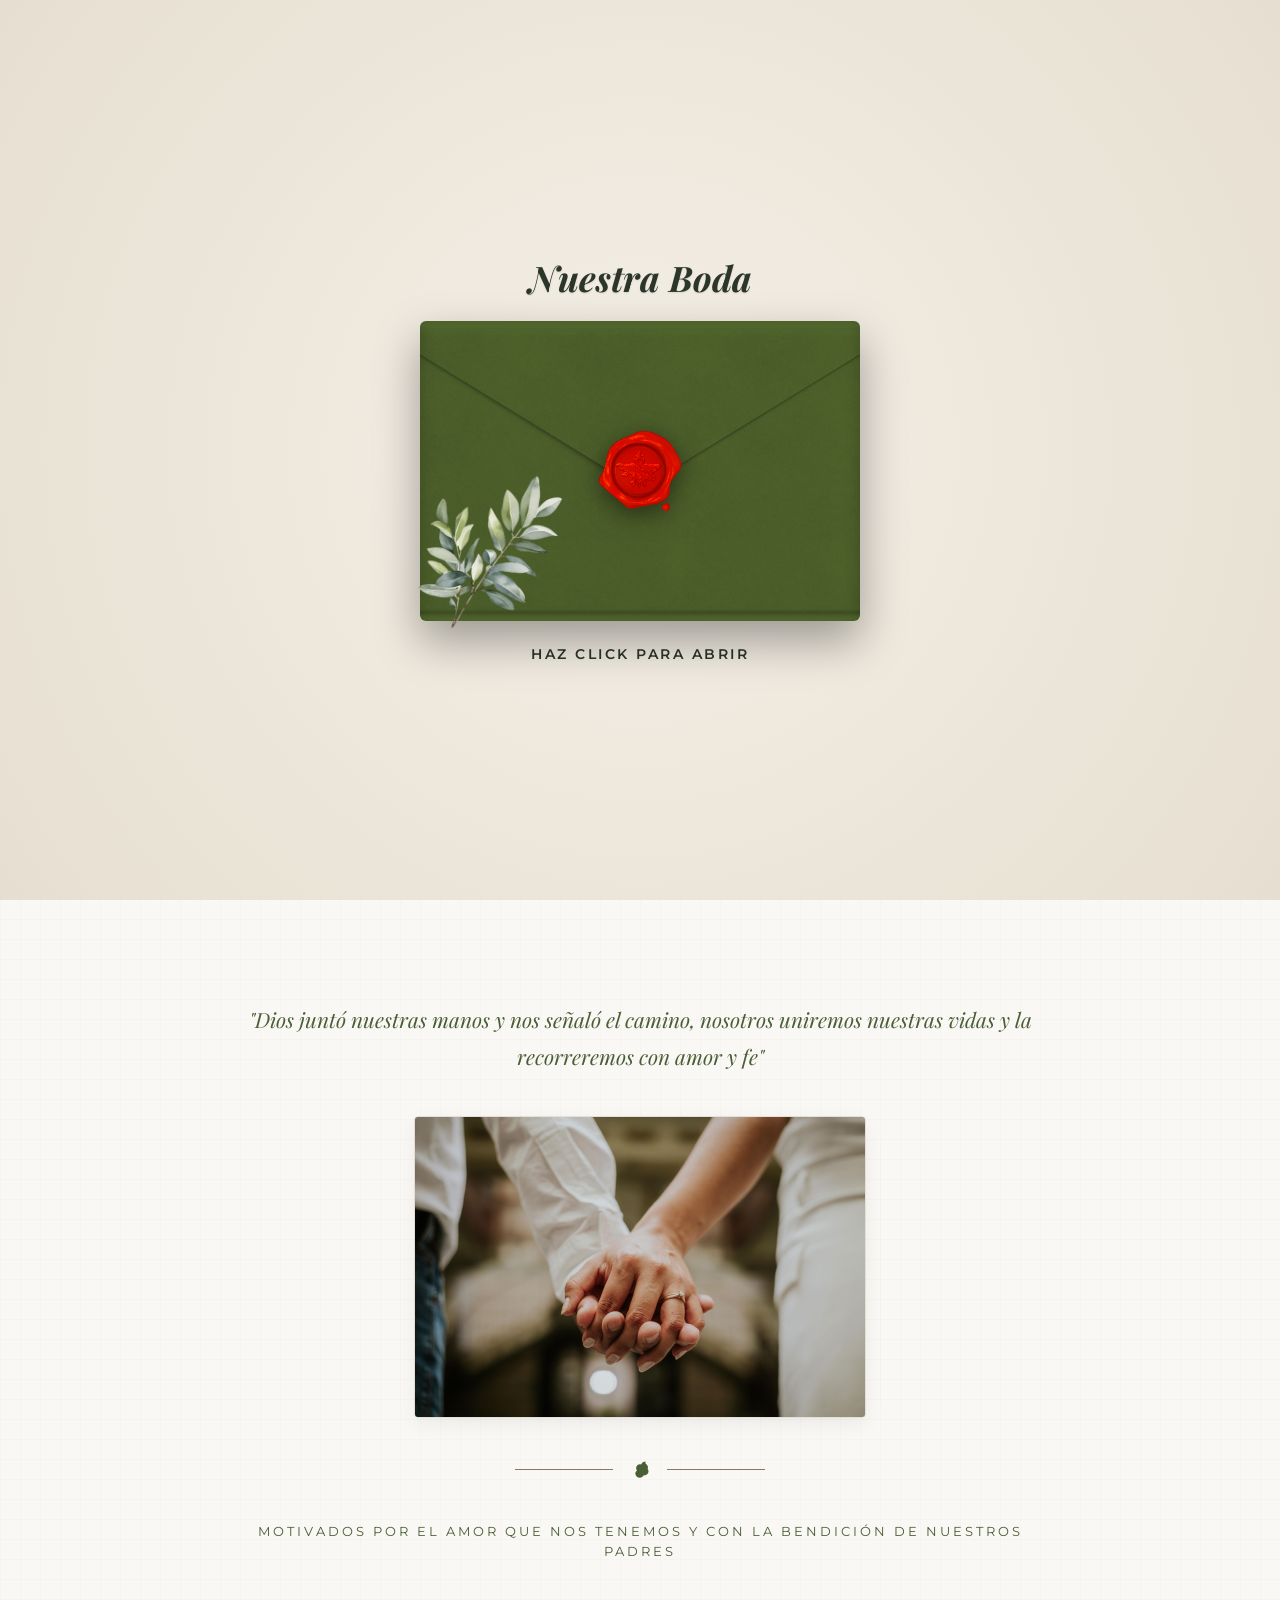
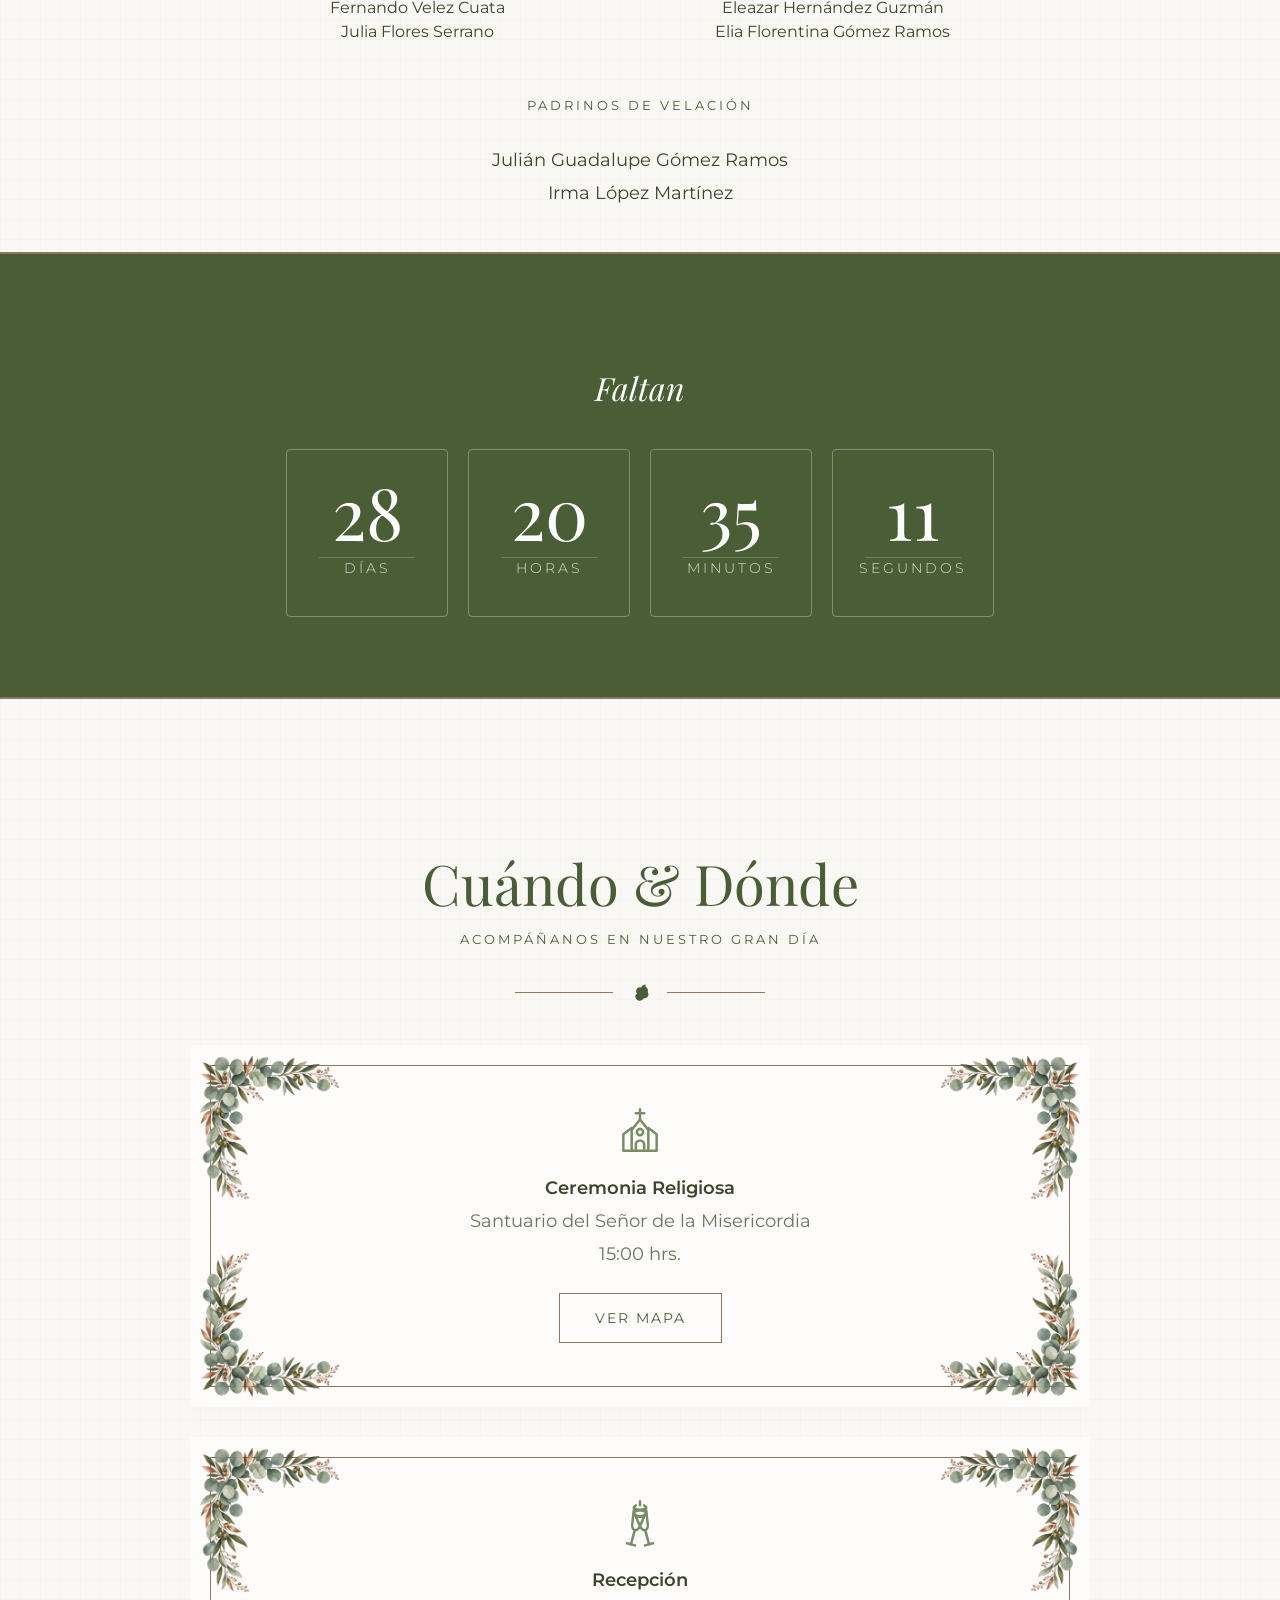
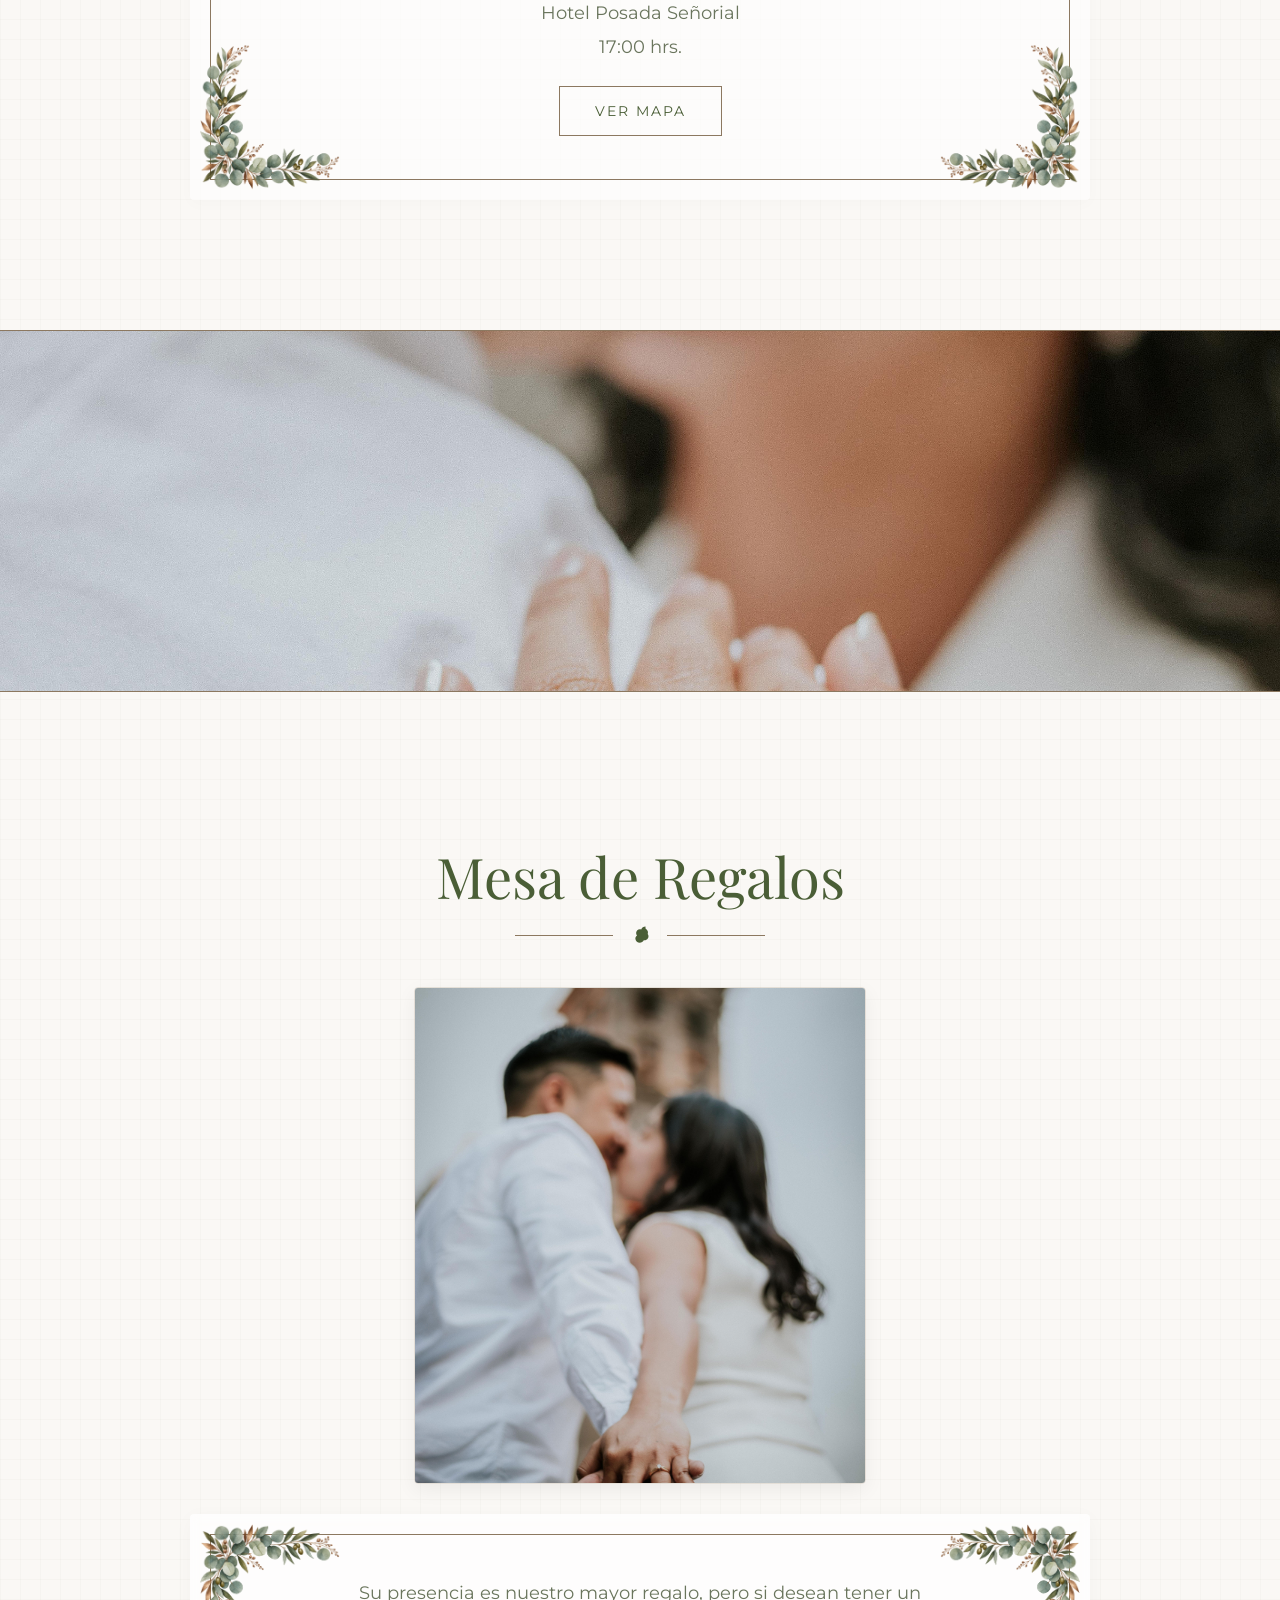
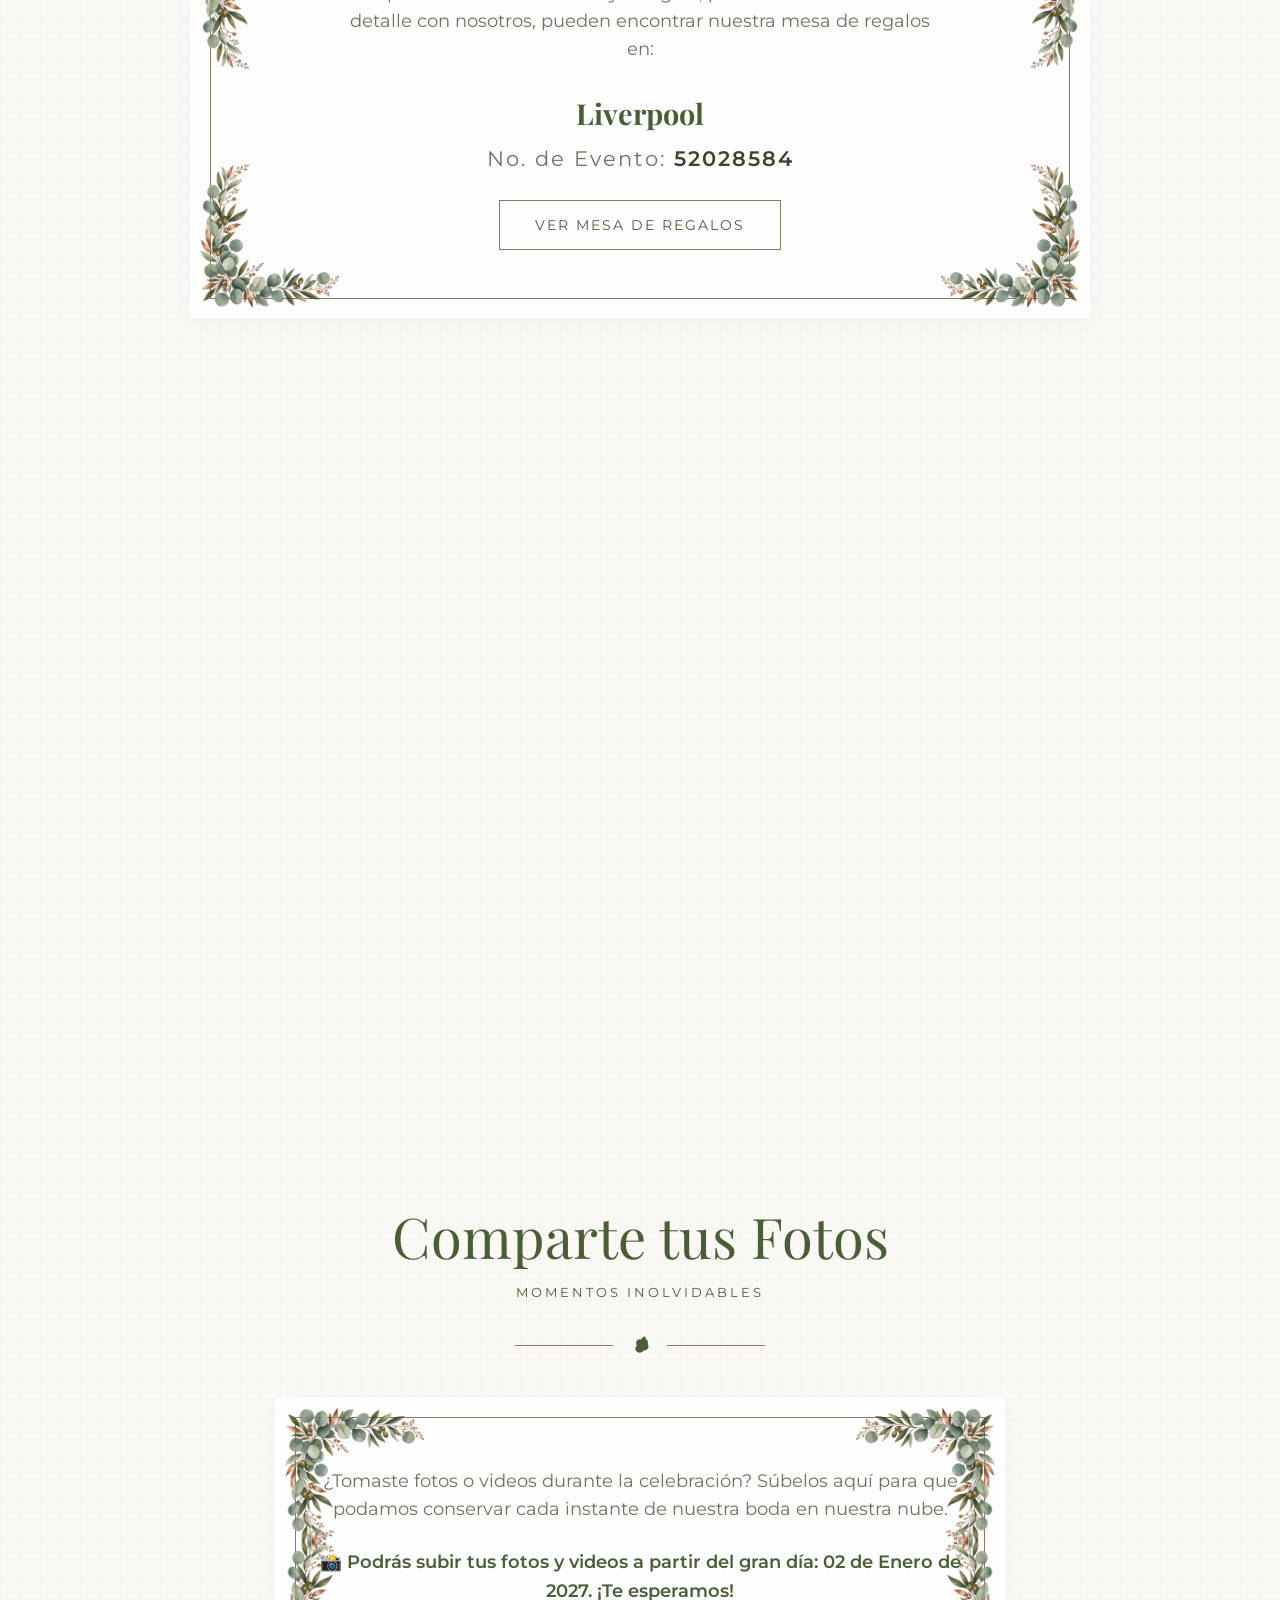
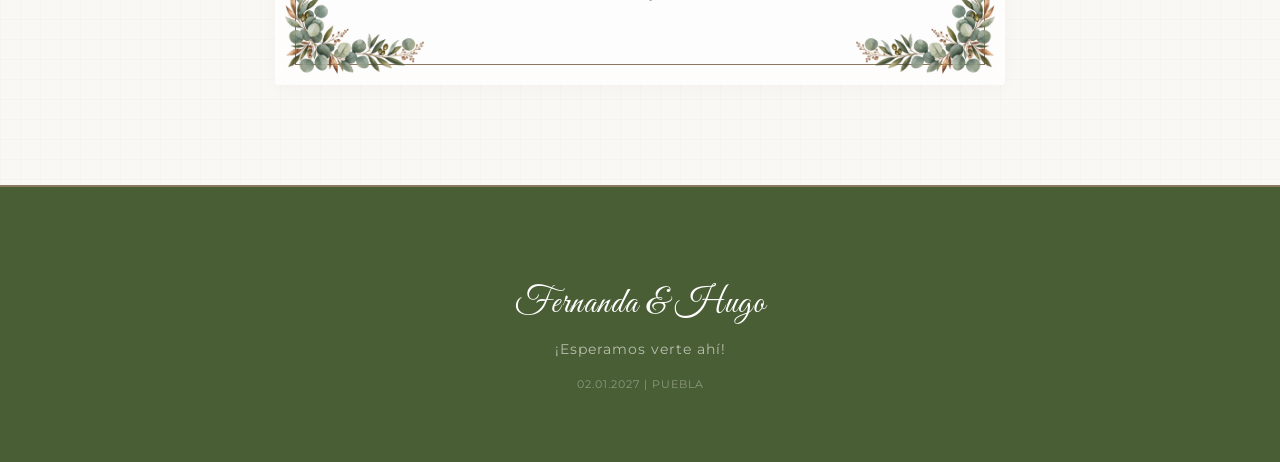
<file: index.html>
<!DOCTYPE html>
<html lang="es">
<head>
    <meta charset="UTF-8">
    <meta name="viewport" content="width=device-width, initial-scale=1.0">
    <title>Fernanda & Hugo - ¡Nos Casamos!</title>
    <style>
        @import url('https://fonts.googleapis.com/css2?family=Great+Vibes&family=Playfair+Display:ital,wght@0,400;0,700;1,400&family=Montserrat:wght@300;400;600&display=swap');
    </style>
    <link rel="stylesheet" href="style.css">
</head>
<body>

  <!-- SOBRE DE BIENVENIDA -->
    <div id="envelope-overlay" class="envelope-overlay-real">
        <div class="envelope-container">
            <h2 class="envelope-title-real">Nuestra Boda</h2>
            
            <!-- Cuerpo del sobre horizontal realista -->
            <div class="envelope-box-css" id="open-envelope-btn">
                <!-- Sello de lacre -->
                <div class="wax-seal-real-container">
                    <img src="Images/Sello.png" alt="Sello de Lacre" class="wax-seal-img">
                </div>
                <!-- Imagen de Olivo en la esquina -->
                <img src="Images/Olivo.png" alt="Decoración de Olivo" class="envelope-corner-olivo">
            </div>

            <p class="open-text">HAZ CLICK PARA ABRIR</p>
        </div>
    </div>

    <!-- SECCIÓN PRINCIPAL (HERO) -->
    <div class="hero framed-section" id="inicio">
        <div class="card-border"></div>
        <img src="Images/esquina-botanica.png" alt="" class="corner-decoration corner-tl">
        <img src="Images/esquina-botanica.png" alt="" class="corner-decoration corner-tr">
        <img src="Images/esquina-botanica.png" alt="" class="corner-decoration corner-bl">
        <img src="Images/esquina-botanica.png" alt="" class="corner-decoration corner-br">

        <div class="hero-content fade-in">
            <p class="pre-title">Tenemos el honor de invitarte a</p>
            <p class="pre-title" style="margin-top:-10px;">Nuestra Boda</p>
            <h1>Fernanda</h1>
            <span class="ampersand">&</span>
            <h1>Hugo</h1>
            <div class="wedding-date-hero">02 . ENERO . 2027</div>

            <!-- REPRODUCTOR DE MÚSICA -->
            <div class="contenedor-reproductor">
              <div class="reproductor-audio" id="contenedor-reproductor-audio">
                <div class="ondas">
                    <span class="barra h-1"></span><span class="barra h-3"></span><span class="barra h-5"></span><span class="barra h-2"></span><span class="barra h-4"></span><span class="barra h-2"></span><span class="barra h-5"></span><span class="barra h-3"></span><span class="barra h-1"></span>
                </div>
                
                <button id="btn-play-pause" class="btn-reproductor">
                  <div id="icono-reproductor" class="icono-play"></div>
                </button>

                <div class="ondas">
                    <span class="barra h-1"></span><span class="barra h-3"></span><span class="barra h-5"></span><span class="barra h-2"></span><span class="barra h-4"></span><span class="barra h-2"></span><span class="barra h-5"></span><span class="barra h-3"></span><span class="barra h-1"></span>
                </div>
              </div>
              <audio id="musica-fondo" loop>
                <source src="Music/musica.mp3" type="audio/mp3">
              </audio>
            </div>
        </div>
    </div>
    
    <!-- SECCIÓN CITA, PADRES Y PADRINOS -->
    <div class="section-light">
        <div class="quote-section fade-in">
            <p class="quote-text">"Dios juntó nuestras manos y nos señaló el camino, nosotros uniremos nuestras vidas y la recorreremos con amor y fe"</p>
            
            <img src="Images/Fer&Hugo_StD_2026_017.jpg" alt="Manos unidas" class="img-fluid fade-in">

            <div class="floral-divider" style="margin-top: 40px;">
                <svg viewBox="0 0 24 24" fill="currentColor">
                    <path d="M17.5,3.5C15.5,3.5 13.8,4.8 13.2,6.6C11.9,6 10.4,6.2 9.3,7.3C7.9,8.7 7.7,11 9,12.5C7.9,13.2 7.2,14.5 7.4,15.9C7.7,18.1 9.6,19.7 11.8,19.7C13.5,19.7 15,18.7 15.8,17.2C17.3,17.5 18.9,16.8 19.8,15.5C20.8,14.1 20.7,12.2 19.7,10.9C20.3,9.4 19.9,7.6 18.6,6.5C18.3,6.1 17.9,5.8 17.5,5.5V3.5Z"/>
                </svg>
            </div>

            <span class="section-subtitle">Motivados por el amor que nos tenemos y con la bendición de nuestros padres</span>
            <div class="parents-grid">
                <div class="parents-block">
                    <p>Fernando Velez Cuata</p>
                    <p>Julia Flores Serrano</p>
                </div>
                <div class="parents-block">
                    <p>Eleazar Hernández Guzmán</p>
                    <p>Elia Florentina Gómez Ramos</p>
                </div>
            </div>

            <div style="margin-top: 50px;">
                <span class="section-subtitle">Padrinos de Velación</span>
                <p class="detail-text" style="color: var(--text-dark);">Julián Guadalupe Gómez Ramos</p>
                <p class="detail-text" style="color: var(--text-dark);">Irma López Martínez</p>
            </div>
        </div>
    </div>

    <!-- SECCIÓN CONTADOR -->
    <div class="countdown-section fade-in">
        <h3 class="countdown-title">Faltan</h3>
        <div class="countdown-container">
            <div class="countdown-box"><span id="days">00</span><span class="label">Días</span></div>
            <div class="countdown-box"><span id="hours">00</span><span class="label">Horas</span></div>
            <div class="countdown-box"><span id="minutes">00</span><span class="label">Minutos</span></div>
            <div class="countdown-box"><span id="seconds">00</span><span class="label">Segundos</span></div>
        </div>
    </div>

    <!-- SECCIÓN DE DETALLES -->
    <div class="section section-light fade-in" id="detalles">
        <h2 class="section-title">Cuándo & Dónde</h2>
        <span class="section-subtitle">Acompáñanos en nuestro gran día</span>
        
        <div class="floral-divider">
            <svg viewBox="0 0 24 24" fill="currentColor">
                <path d="M17.5,3.5C15.5,3.5 13.8,4.8 13.2,6.6C11.9,6 10.4,6.2 9.3,7.3C7.9,8.7 7.7,11 9,12.5C7.9,13.2 7.2,14.5 7.4,15.9C7.7,18.1 9.6,19.7 11.8,19.7C13.5,19.7 15,18.7 15.8,17.2C17.3,17.5 18.9,16.8 19.8,15.5C20.8,14.1 20.7,12.2 19.7,10.9C20.3,9.4 19.9,7.6 18.6,6.5C18.3,6.1 17.9,5.8 17.5,5.5V3.5Z"/>
            </svg>
        </div>

        <!-- IGLESIA -->
        <div class="detail-block framed-section">
            <div class="card-border"></div>
            <img src="Images/esquina-botanica.png" alt="" class="corner-decoration corner-tl">
            <img src="Images/esquina-botanica.png" alt="" class="corner-decoration corner-tr">
            <img src="Images/esquina-botanica.png" alt="" class="corner-decoration corner-bl">
            <img src="Images/esquina-botanica.png" alt="" class="corner-decoration corner-br">

            <span class="detail-icon">
                <svg width="50" height="50" viewBox="0 0 24 24" fill="none" stroke="currentColor" stroke-width="1.2" stroke-linecap="round" stroke-linejoin="round">
                    <path d="M12 2v5" /><path d="M10 4h4" /><path d="M8 12L12 7l4 5v10H8V12z" /><path d="M8 11L4 14v8h4" /><path d="M16 11l4 3v8h-4" /><path d="M10 22v-3a2 2 0 0 1 4 0v3" /><circle cx="12" cy="13" r="1.5" />
                </svg>
            </span>
            <p class="detail-text"><strong>Ceremonia Religiosa</strong></p>
            <p class="detail-text">Santuario del Señor de la Misericordia</p>
            <p class="detail-text">15:00 hrs.</p>
            <a href="https://maps.app.goo.gl/RyyEuV9XRZdZKXv38" target="_blank" class="btn">Ver Mapa</a>
        </div>

        <!-- RECEPCIÓN -->
        <div class="detail-block framed-section">
            <div class="card-border"></div>
            <img src="Images/esquina-botanica.png" alt="" class="corner-decoration corner-tl">
            <img src="Images/esquina-botanica.png" alt="" class="corner-decoration corner-tr">
            <img src="Images/esquina-botanica.png" alt="" class="corner-decoration corner-bl">
            <img src="Images/esquina-botanica.png" alt="" class="corner-decoration corner-br">

            <span class="detail-icon">
                <svg width="50" height="50" viewBox="0 0 24 24" fill="none" stroke="currentColor" stroke-width="1.2" stroke-linecap="round" stroke-linejoin="round">
                    <path d="M12 2v2" /><path d="M10 4l-1 1" /><path d="M14 4l1 1" />
                    <g transform="translate(1, 2) rotate(15, 9, 12)"><path d="M6 4h6l-1 7c0 1.5-1 3-2 3s-2-1.5-2-3L6 4z" /><path d="M9 14v7" /><path d="M7 21h4" /><path d="M6.3 7h5.4" /></g>
                    <g transform="translate(-1, 2) rotate(-15, 15, 12)"><path d="M12 4h6l-1 7c0 1.5-1 3-2 3s-2-1.5-2-3L12 4z" /><path d="M15 14v7" /><path d="M13 21h4" /><path d="M12.3 7h5.4" /></g>
                </svg>
            </span>
            <p class="detail-text"><strong>Recepción</strong></p>
            <p class="detail-text">Hotel Posada Señorial</p>
            <p class="detail-text">17:00 hrs.</p>
            <a href="https://maps.app.goo.gl/t2nf12Z2gYi8uVyM8" target="_blank" class="btn">Ver Mapa</a>
        </div>
    </div>

    <!-- BANNER DE TRANSICIÓN CON FOTO -->
    <img src="Images/Fer&Hugo_StD_2026_043.jpg" alt="Fernanda y Hugo" class="img-banner fade-in">

    <!-- SECCIÓN DE REGALOS -->
    <div class="section fade-in">
        <h2 class="section-title">Mesa de Regalos</h2>
        
        <div class="floral-divider">
            <svg viewBox="0 0 24 24" fill="currentColor">
                <path d="M17.5,3.5C15.5,3.5 13.8,4.8 13.2,6.6C11.9,6 10.4,6.2 9.3,7.3C7.9,8.7 7.7,11 9,12.5C7.9,13.2 7.2,14.5 7.4,15.9C7.7,18.1 9.6,19.7 11.8,19.7C13.5,19.7 15,18.7 15.8,17.2C17.3,17.5 18.9,16.8 19.8,15.5C20.8,14.1 20.7,12.2 19.7,10.9C20.3,9.4 19.9,7.6 18.6,6.5C18.3,6.1 17.9,5.8 17.5,5.5V3.5Z"/>
            </svg>
        </div>

        <img src="Images/Fer&Hugo_StD_2026_014.jpg" alt="Detalle del anillo" class="img-fluid fade-in">
        
        <div class="gift-box framed-section">
            <div class="card-border"></div>
            <img src="Images/esquina-botanica.png" alt="" class="corner-decoration corner-tl">
            <img src="Images/esquina-botanica.png" alt="" class="corner-decoration corner-tr">
            <img src="Images/esquina-botanica.png" alt="" class="corner-decoration corner-bl">
            <img src="Images/esquina-botanica.png" alt="" class="corner-decoration corner-br">

            <p class="detail-text" style="max-width: 600px; margin: 0 auto 30px auto;">
                Su presencia es nuestro mayor regalo, pero si desean tener un detalle con nosotros, pueden encontrar nuestra mesa de regalos en:
            </p>
            <h3 style="font-family: 'Playfair Display', serif; color: var(--primary-color); font-size: 1.8rem; margin: 10px 0;">Liverpool</h3>
            <p class="detail-text" style="font-size: 1.3rem; letter-spacing: 2px;">No. de Evento: <strong>52028584</strong></p>
            <a href="https://mesaderegalos.liverpool.com.mx/milistaderegalos/52028584" target="_blank" class="btn">Ver Mesa de Regalos</a>
        </div>
    </div>

    <!-- SECCIÓN DE RSVP -->
    <div class="section section-light fade-in">
        <h2 class="section-title">Asistencia</h2>
        <span class="section-subtitle">RSVP</span>
        
        <div class="floral-divider">
            <svg viewBox="0 0 24 24" fill="currentColor">
                <path d="M17.5,3.5C15.5,3.5 13.8,4.8 13.2,6.6C11.9,6 10.4,6.2 9.3,7.3C7.9,8.7 7.7,11 9,12.5C7.9,13.2 7.2,14.5 7.4,15.9C7.7,18.1 9.6,19.7 11.8,19.7C13.5,19.7 15,18.7 15.8,17.2C17.3,17.5 18.9,16.8 19.8,15.5C20.8,14.1 20.7,12.2 19.7,10.9C20.3,9.4 19.9,7.6 18.6,6.5C18.3,6.1 17.9,5.8 17.5,5.5V3.5Z"/>
            </svg>
        </div>

        <p class="detail-text" style="max-width: 500px; margin: 0 auto 30px auto;">Nos haría muy felices compartir este momento contigo. Por favor, confirma tu asistencia antes del 1 de Noviembre.</p>
        
        <a href="https://wa.me/+5212212107490" target="_blank" class="btn btn-solid">Confirmar Asistencia</a>
    </div>

    <!-- SECCIÓN: COMPARTIR FOTOS -->
    <div class="section fade-in" id="compartir-fotos">
        <h2 class="section-title">Comparte tus Fotos</h2>
        <span class="section-subtitle">Momentos inolvidables</span>
        
        <div class="floral-divider">
            <svg viewBox="0 0 24 24" fill="currentColor">
                <path d="M17.5,3.5C15.5,3.5 13.8,4.8 13.2,6.6C11.9,6 10.4,6.2 9.3,7.3C7.9,8.7 7.7,11 9,12.5C7.9,13.2 7.2,14.5 7.4,15.9C7.7,18.1 9.6,19.7 11.8,19.7C13.5,19.7 15,18.7 15.8,17.2C17.3,17.5 18.9,16.8 19.8,15.5C20.8,14.1 20.7,12.2 19.7,10.9C20.3,9.4 19.9,7.6 18.6,6.5C18.3,6.1 17.9,5.8 17.5,5.5V3.5Z"/>
            </svg>
        </div>

        <div class="gift-box framed-section" style="max-width: 650px; margin: 0 auto;">
            <div class="card-border"></div>
            <img src="Images/esquina-botanica.png" alt="" class="corner-decoration corner-tl">
            <img src="Images/esquina-botanica.png" alt="" class="corner-decoration corner-tr">
            <img src="Images/esquina-botanica.png" alt="" class="corner-decoration corner-bl">
            <img src="Images/esquina-botanica.png" alt="" class="corner-decoration corner-br">

            <p class="detail-text" style="margin-bottom: 25px;">
                ¿Tomaste fotos o videos durante la celebración? Súbelos aquí para que podamos conservar cada instante de nuestra boda en nuestra nube.
            </p>

            <form id="upload-form" style="display: flex; flex-direction: column; gap: 15px; align-items: center;">
                <input type="file" id="photo-file" accept="image/*,video/*" required style="font-family: 'Montserrat', sans-serif; font-size: 0.9rem; color: var(--text-dark); padding: 12px; border: 1px dashed var(--brown-line); border-radius: 4px; width: 100%; max-width: 450px; background: rgba(250,248,245,0.6); cursor: pointer;">
                
                <button type="submit" class="btn btn-solid" id="btn-subir" style="margin-top: 10px;">Subir Recuerdo</button>
                <p id="upload-status" style="font-size: 0.95rem; color: var(--primary-color); margin-top: 15px; display: none; font-weight: 600;"></p>
            </form>
        </div>
    </div>

    <!-- PIE DE PÁGINA -->
    <div class="footer">
        <p class="footer-names">Fernanda & Hugo</p>
        <p>¡Esperamos verte ahí!</p>
        <p style="margin-top: 20px; font-size: 0.7rem; opacity: 0.6;">02.01.2027 | PUEBLA</p>
    </div>

    <script src="mail.js"></script>
</body>
</html>
</file>
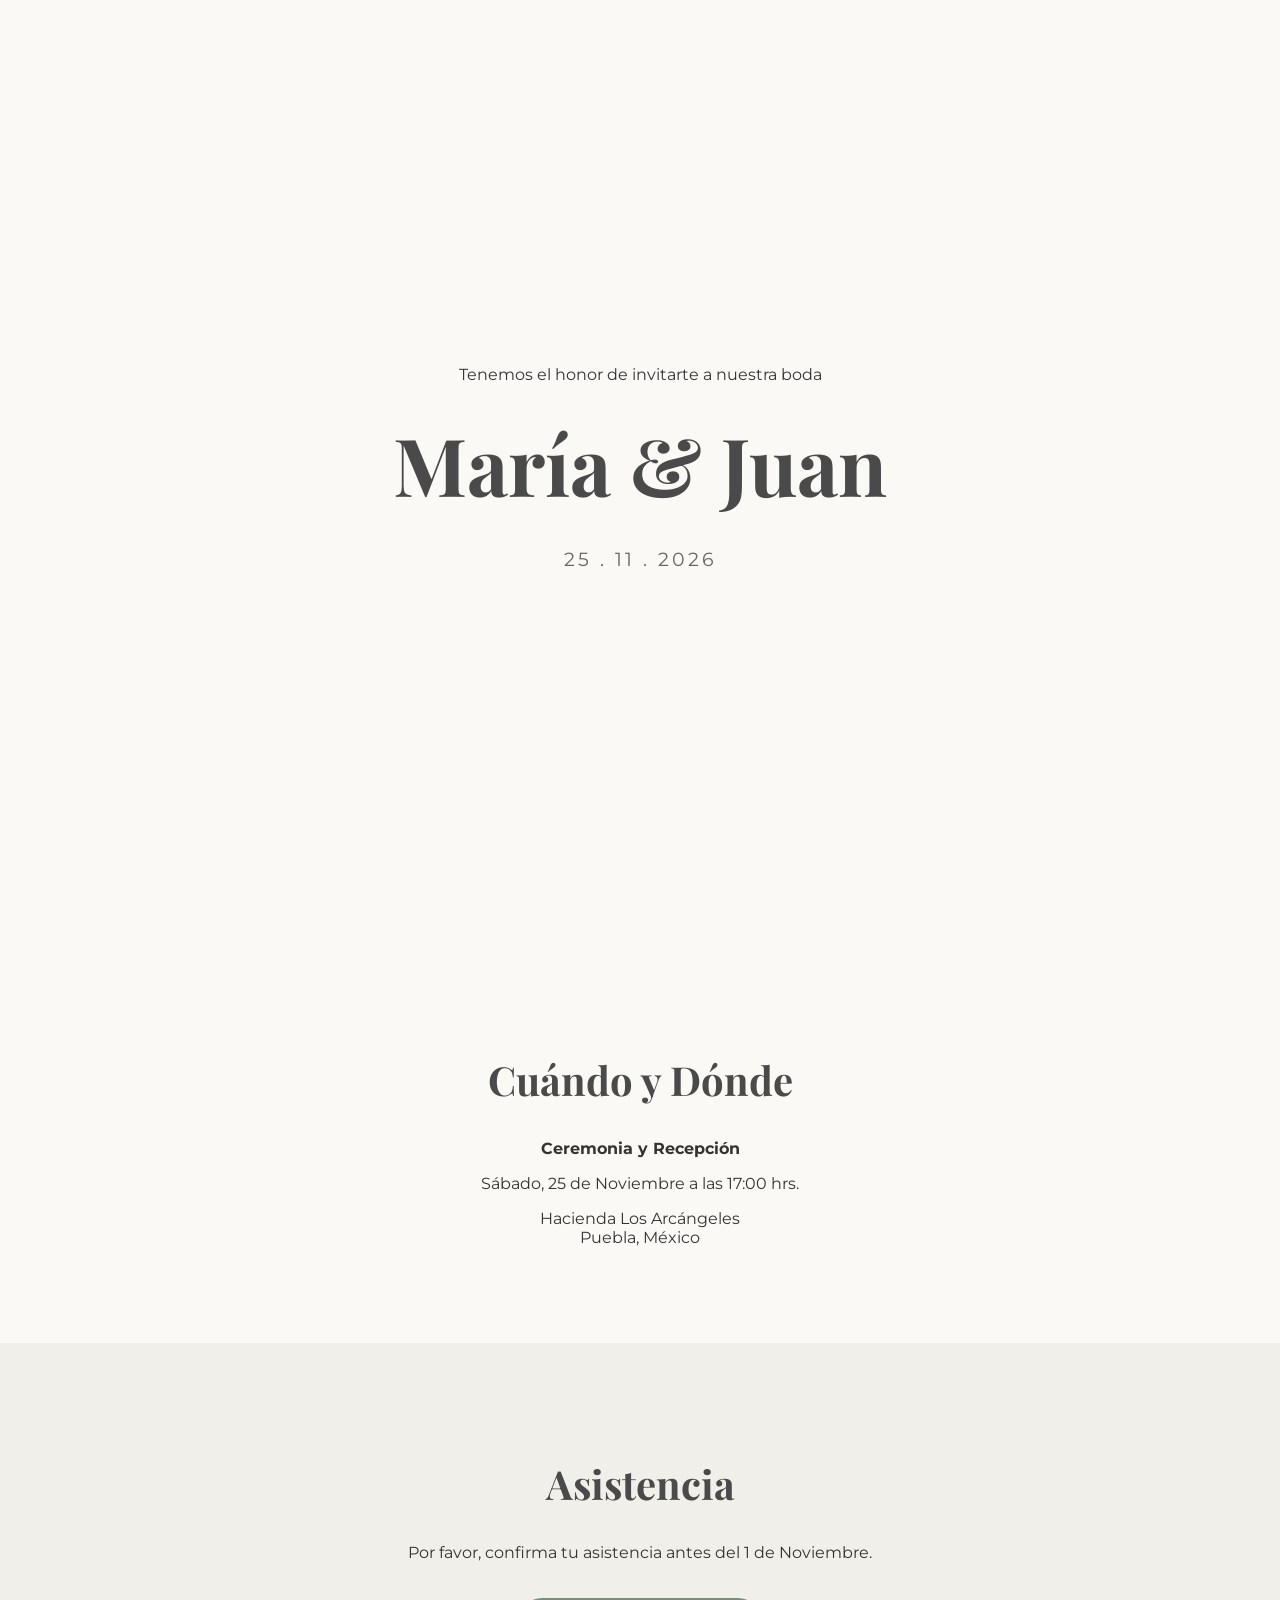
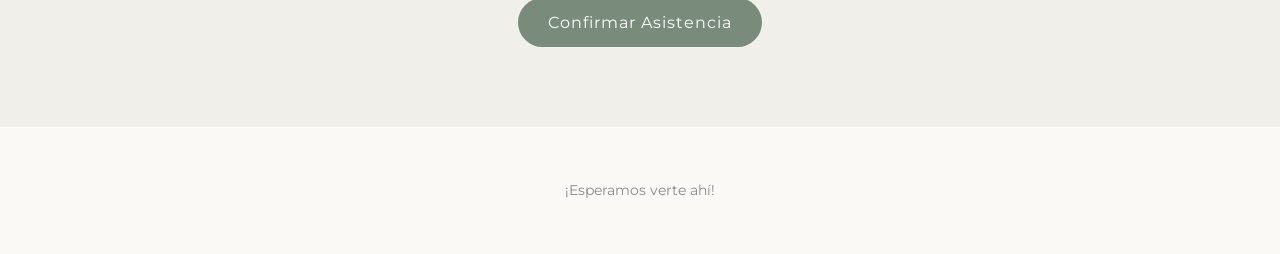
<file: Home.html>
<!DOCTYPE html>
<html lang="es">
<head>
    <meta charset="UTF-8">
    <meta name="viewport" content="width=device-width, initial-scale=1.0">
    <title>¡Nos Casamos!</title>
    <style>
        /* Importando fuentes elegantes de Google Fonts */
        @import url('https://fonts.googleapis.com/css2?family=Playfair+Display:ital,wght@0,400;0,700;1,400&family=Montserrat:wght@300;400&display=swap');
        
        body { 
            font-family: 'Montserrat', sans-serif; 
            text-align: center; 
            margin: 0; 
            background-color: #FAF9F6; /* Blanco roto elegante */
            color: #333; 
        }
        
        .hero { 
            height: 100vh; 
            display: flex; 
            flex-direction: column; 
            justify-content: center; 
            padding: 20px;
        }
        
        h1, h2 { 
            font-family: 'Playfair Display', serif; 
            color: #4A4A4A; 
        }
        
        h1 { font-size: clamp(3rem, 8vw, 5rem); margin: 10px 0; }
        h2 { font-size: 2.5rem; }
        
        .date { 
            font-size: 1.2rem; 
            letter-spacing: 3px; 
            margin-top: 20px; 
            color: #666;
        }
        
        .section { 
            padding: 80px 20px; 
            max-width: 600px; 
            margin: 0 auto; 
        }
        
        .btn { 
            display: inline-block; 
            padding: 15px 30px; 
            background-color: #798C7B; /* Verde salvia elegante */
            color: white; 
            text-decoration: none; 
            border-radius: 30px; 
            font-weight: 400; 
            letter-spacing: 1px;
            margin-top: 20px; 
            transition: background-color 0.3s ease; 
        }
        
        .btn:hover { background-color: #5d6d5e; }
        
        .footer { padding: 40px; font-size: 0.9rem; color: #888; }
    </style>
</head>
<body>
    <!-- SECCIÓN PRINCIPAL -->
    <div class="hero">
        <p>Tenemos el honor de invitarte a nuestra boda</p>
        <h1>María & Juan</h1>
        <p class="date">25 . 11 . 2026</p>
    </div>
    
    <!-- SECCIÓN DE DETALLES -->
    <div class="section">
        <h2>Cuándo y Dónde</h2>
        <p><strong>Ceremonia y Recepción</strong></p>
        <p>Sábado, 25 de Noviembre a las 17:00 hrs.</p>
        <p>Hacienda Los Arcángeles<br>Puebla, México</p>
    </div>

    <!-- SECCIÓN DE RSVP -->
    <div class="section" style="background-color: #F0EFE9; max-width: 100%;">
        <h2>Asistencia</h2>
        <p>Por favor, confirma tu asistencia antes del 1 de Noviembre.</p>
        <!-- Reemplaza el enlace de abajo por tu link de Google Forms o WhatsApp -->
        <a href="https://wa.me/tunumerodecelular" target="_blank" class="btn">Confirmar Asistencia</a>
    </div>

    <div class="footer">
        <p>¡Esperamos verte ahí!</p>
    </div>
</body>
</html>
</file>
<file: style.css>
:root {
    --primary-color: #4A5E36; 
    --accent-color: #798D65; 
    --brown-line: #8C7860; 
    --bg-color: #FAF8F5; 
    --text-dark: #3A452B;
    --text-light: #6A755D;
    --white: #FFFFFF;
}

body, html { 
    margin: 0; 
    padding: 0;
    font-family: 'Montserrat', sans-serif; 
    background-color: var(--bg-color);
    background-image: 
        linear-gradient(90deg, rgba(74, 94, 54, 0.025) 1px, transparent 1px),
        linear-gradient(0deg, rgba(74, 94, 54, 0.025) 1px, transparent 1px);
    background-size: 20px 20px;
    color: var(--text-dark);
    overflow-x: hidden;
    scroll-behavior: smooth;
}

.fade-in {
    opacity: 0;
    transform: translateY(20px);
    transition: opacity 0.8s ease-out, transform 0.8s ease-out;
}
.fade-in.visible {
    opacity: 1;
    transform: translateY(0);
}

/* --- ESTILOS DEL SOBRE INTERACTIVO --- */
.envelope-overlay {
    position: fixed;
    top: 0;
    left: 0;
    width: 100vw;
    height: 100vh;
    background-color: #4A5D4E; 
    display: flex;
    justify-content: center;
    align-items: center;
    z-index: 9999;
    transition: opacity 0.8s ease, visibility 0.8s ease;
}

.envelope-overlay.hidden {
    opacity: 0;
    visibility: hidden;
    pointer-events: none;
}

.envelope-card {
    background-color: #F4F6F0; 
    border: 2px solid #556B2F; 
    padding: 50px 30px;
    width: 90%;
    max-width: 450px;
    text-align: center;
    box-shadow: 0 10px 30px rgba(0,0,0,0.08);
    position: relative;
    border-radius: 4px;
}

.envelope-card .card-border {
    position: absolute;
    top: 15px; left: 15px; right: 15px; bottom: 15px;
    border: 1px solid var(--brown-line);
    pointer-events: none;
}

.envelope-title {
    font-family: 'Great Vibes', cursive;
    color: var(--primary-color);
    font-size: 3.5rem;
    margin: 15px 0;
}

.envelope-subtitle {
    font-family: 'Montserrat', sans-serif;
    text-transform: uppercase;
    letter-spacing: 3px;
    font-size: 0.8rem;
    color: var(--accent-color);
    margin-bottom: 20px;
}

#open-envelope-btn {
    background-color: #556B2F; 
    color: #ffffff;
    border: none;
}

#open-envelope-btn:hover {
    background-color: #3B4B20; 
}

/* --- ESTILOS DE ESQUINAS Y MARCOS --- */
.framed-section {
    position: relative;
}
.corner-decoration {
    position: absolute;
    width: 140px;
    max-width: 25%;
    pointer-events: none;
    z-index: 3;
    opacity: 0.95;
}
.corner-tl { top: 10px; left: 10px; }
.corner-tr { top: 10px; right: 10px; transform: scaleX(-1); }
.corner-bl { bottom: 10px; left: 10px; transform: scaleY(-1); }
.corner-br { bottom: 10px; right: 10px; transform: rotate(180deg); }

.card-border {
    position: absolute;
    top: 20px; left: 20px; right: 20px; bottom: 20px;
    border: 1px solid var(--brown-line);
    pointer-events: none;
    z-index: 1;
}

.img-fluid {
    width: 85%;
    max-width: 450px;
    max-height: 55vh;
    object-fit: cover;
    border-radius: 4px;
    box-shadow: 0 6px 20px rgba(0,0,0,0.06);
    border: 1px solid rgba(140, 120, 96, 0.2);
    margin: 30px auto;
    display: block;
}
.img-banner {
    width: 100%;
    height: 40vh;
    object-fit: cover;
    display: block;
    margin: 0;
    border-top: 1px solid var(--brown-line);
    border-bottom: 1px solid var(--brown-line);
}

/* --- SECCIÓN HERO --- */
.hero { 
    position: relative;
    min-height: 100vh; 
    display: flex; 
    flex-direction: column; 
    justify-content: center; 
    align-items: center;
    text-align: center;
    padding: 60px 20px;
    box-sizing: border-box;
    background: linear-gradient(rgba(250, 248, 245, 0.88), rgba(250, 248, 245, 0.97)), url('Images/Fer&Hugo_StD_2026_047.jpg');
    background-size: cover;
    background-position: center;
    background-attachment: fixed;
}

.hero-content {
    position: relative;
    z-index: 2;
    max-width: 800px;
    width: 100%;
}

.pre-title {
    font-family: 'Montserrat', sans-serif;
    text-transform: uppercase;
    letter-spacing: 4px;
    font-size: 0.9rem;
    color: var(--accent-color);
    margin-bottom: 20px;
}

h1 { 
    font-family: 'Great Vibes', cursive; 
    color: var(--primary-color);
    font-size: clamp(4rem, 12vw, 7rem); 
    margin: 0; 
    line-height: 1; 
    font-weight: 400;
}

.ampersand {
    font-family: 'Playfair Display', serif;
    font-style: italic;
    font-size: clamp(2rem, 6vw, 3rem);
    color: var(--brown-line);
    display: block;
    margin: 5px 0;
}

.wedding-date-hero { 
    font-family: 'Playfair Display', serif;
    font-size: clamp(1.2rem, 4vw, 1.5rem); 
    letter-spacing: 2px; 
    margin-top: 30px; 
    color: var(--primary-color);
    border-top: 1px solid var(--brown-line);
    border-bottom: 1px solid var(--brown-line);
    display: inline-block;
    padding: 10px 30px;
}

/* --- REPRODUCTOR DE MÚSICA --- */
.contenedor-reproductor {
  display: flex;
  justify-content: center;
  margin: 30px 0;
}

.reproductor-audio {
  background-color: var(--primary-color); 
  padding: 10px 25px;
  border-radius: 35px; 
  display: flex;
  align-items: center;
  gap: 15px;
  box-shadow: 0 4px 6px rgba(0, 0, 0, 0.15); 
}

.ondas {
  display: flex;
  align-items: center;
  gap: 3px;
}

.barra {
  background-color: var(--white);
  width: 2px;
  border-radius: 2px;
  transition: transform 0.1s ease; 
}

.h-1 { height: 8px; }
.h-2 { height: 12px; }
.h-3 { height: 18px; }
.h-4 { height: 24px; }
.h-5 { height: 30px; }

@keyframes animacion-ondas {
    0% { transform: scaleY(0.6); }
    50% { transform: scaleY(1.3); }
    100% { transform: scaleY(0.6); }
}

.reproductor-audio.reproduciendo .barra {
    animation: animacion-ondas 1s infinite ease-in-out;
    transform-origin: center;
}

.reproductor-audio.reproduciendo .ondas .barra:nth-child(odd) {
    animation-duration: 0.8s;
    animation-delay: 0.1s;
}
.reproductor-audio.reproduciendo .ondas .barra:nth-child(even) {
    animation-duration: 1.1s;
    animation-delay: 0.3s;
}
.reproductor-audio.reproduciendo .ondas .barra:nth-child(3n) {
    animation-duration: 0.9s;
    animation-delay: 0.2s;
}

.btn-reproductor {
  background-color: var(--white);
  border: none;
  width: 50px;
  height: 50px;
  border-radius: 50%;
  display: flex;
  justify-content: center;
  align-items: center;
  cursor: pointer;
  box-shadow: 0 2px 4px rgba(0, 0, 0, 0.2);
  transition: transform 0.2s ease;
}

.btn-reproductor:hover {
  transform: scale(1.05);
}

.icono-play {
  width: 0;
  height: 0;
  border-top: 10px solid transparent;
  border-bottom: 10px solid transparent;
  border-left: 15px solid var(--primary-color); 
  margin-left: 5px; 
}

.icono-pausa {
  width: 14px;
  height: 18px;
  border-left: 5px solid var(--primary-color); 
  border-right: 5px solid var(--primary-color); 
  box-sizing: border-box;
}

/* --- CITA Y PADRES --- */
.quote-section {
    padding: 80px 20px 40px;
    text-align: center;
    max-width: 800px;
    margin: 0 auto;
}

.quote-text {
    font-family: 'Playfair Display', serif;
    font-style: italic;
    font-size: 1.3rem;
    line-height: 1.8;
    color: var(--primary-color);
    margin-bottom: 40px;
}

.parents-grid {
    display: flex;
    flex-wrap: wrap;
    justify-content: space-around;
    gap: 30px;
    margin-top: 30px;
}
.parents-block p {
    margin: 5px 0;
    font-size: 1rem;
    color: var(--text-dark);
}

/* --- SECCIÓN CONTADOR --- */
.countdown-section {
    background-color: var(--primary-color);
    color: var(--white);
    padding: 80px 20px;
    text-align: center;
    border-top: 2px solid var(--brown-line);
    border-bottom: 2px solid var(--brown-line);
}

.countdown-title {
    font-family: 'Playfair Display', serif;
    font-style: italic;
    font-size: 2rem;
    margin-bottom: 40px;
    color: var(--white);
    font-weight: normal;
}

.countdown-container { 
    display: flex; 
    justify-content: center; 
    gap: 20px; 
    flex-wrap: wrap;
    width: 100%;
    max-width: 900px; 
    margin: 0 auto;
}

.countdown-box { 
    display: flex; 
    flex-direction: column; 
    align-items: center; 
    justify-content: center;
    border: 1px solid rgba(255,255,255,0.3); 
    color: var(--white); 
    padding: 25px 10px; 
    border-radius: 4px; 
    flex: 1; 
    min-width: 90px; 
    max-width: 140px;
    position: relative;
}

.countdown-box::after {
    content: '';
    position: absolute;
    bottom: 35%; left: 20%; right: 20%;
    height: 1px;
    background-color: rgba(255,255,255,0.2);
}

.countdown-box span { 
    font-family: 'Playfair Display', serif; 
    font-size: clamp(3rem, 10vw, 4.5rem); 
    font-weight: 400; 
    line-height: 1; 
    margin-bottom: 15px;
}

.countdown-box .label { 
    font-family: 'Montserrat', sans-serif; 
    font-size: clamp(0.7rem, 2.5vw, 0.85rem); 
    text-transform: uppercase; 
    letter-spacing: 3px; 
    font-weight: 300;
    color: rgba(255,255,255,0.8);
}

/* --- SECCIONES GENERALES --- */
.section { 
    padding: 100px 20px; 
    max-width: 900px; 
    margin: 0 auto; 
    text-align: center;
}

.section-light {
    background-color: transparent; 
}

.section-title {
    font-family: 'Playfair Display', serif; 
    color: var(--primary-color);
    font-size: clamp(2.5rem, 6vw, 3.5rem);
    margin-bottom: 10px;
    font-weight: 400;
}

.section-subtitle {
    font-family: 'Montserrat', sans-serif;
    text-transform: uppercase;
    letter-spacing: 3px;
    font-size: 0.8rem;
    line-height: 1.6;
    color: var(--primary-color);
    margin-bottom: 30px;
    display: block;
}

/* --- SEPARADOR BOTÁNICO --- */
.floral-divider {
    display: flex;
    align-items: center;
    justify-content: center;
    gap: 15px;
    margin: 0 auto 40px auto;
    max-width: 250px;
}
.floral-divider::before, .floral-divider::after {
    content: '';
    flex: 1;
    height: 1px;
    background-color: var(--brown-line);
}
.floral-divider svg {
    width: 24px;
    height: 24px;
    fill: var(--primary-color);
}

/* --- BLOQUES DE DETALLES Y REGALOS --- */
.detail-block {
    background-color: rgba(255, 255, 255, 0.65);
    padding: 60px 40px;
    border-radius: 4px;
    margin-bottom: 30px;
    box-shadow: 0 4px 15px rgba(0,0,0,0.02);
}

.gift-box {
    background-color: rgba(255, 255, 255, 0.75);
    backdrop-filter: blur(5px);
    padding: 65px 40px;
    border-radius: 4px;
    box-shadow: 0 4px 20px rgba(0,0,0,0.03);
    margin-top: 30px;
}

.detail-icon {
    color: var(--accent-color);
    margin-bottom: 15px;
    display: block;
}

.detail-text {
    font-size: 1.1rem;
    line-height: 1.6;
    color: var(--text-light);
    margin: 5px 0;
}

.detail-text strong {
    color: var(--text-dark);
    font-weight: 600;
}

/* --- BOTONES --- */
.btn { 
    display: inline-block; 
    padding: 16px 35px; 
    background-color: transparent;
    color: var(--primary-color); 
    border: 1px solid var(--brown-line);
    text-decoration: none; 
    text-transform: uppercase;
    font-size: 0.85rem;
    letter-spacing: 2px;
    margin-top: 20px; 
    transition: all 0.4s ease; 
    position: relative;
    overflow: hidden;
    z-index: 2;
    cursor: pointer;
}

.btn::before {
    content: '';
    position: absolute;
    top: 0; left: 0; right: 0; bottom: 0;
    background-color: var(--primary-color);
    z-index: -1;
    transform: scaleY(0);
    transform-origin: bottom;
    transition: transform 0.4s ease;
}

.btn:hover { color: var(--white); border-color: var(--primary-color); }
.btn:hover::before { transform: scaleY(1); }

.btn-solid {
    background-color: var(--primary-color);
    color: var(--white);
    border: none;
}
.btn-solid::before { background-color: var(--accent-color); }

.footer { 
    background-color: var(--primary-color);
    color: rgba(255,255,255,0.6);
    padding: 60px 20px; 
    text-align: center;
    font-size: 0.85rem; 
    letter-spacing: 1px;
    border-top: 2px solid var(--brown-line);
}

.footer-names {
    font-family: 'Great Vibes', cursive;
    font-size: 2.2rem;
    color: var(--white);
    margin-bottom: 15px !important;
}

@media (max-width: 600px) { 
    .countdown-container { gap: 15px; } 
    .countdown-box { 
        padding: 20px 5px; 
        min-width: calc(50% - 15px); 
        box-sizing: border-box;
    } 
    .countdown-box::after { display: none; }
    .corner-decoration { width: 100px; }
}

/* --- ESTILOS DEL SOBRE REALISTA RECUPERADO --- */
.envelope-overlay-real {
    position: fixed;
    top: 0; left: 0; width: 100vw; height: 100vh;
    background: radial-gradient(circle, #f4efe6 0%, #e6dfd1 100%);
    display: flex; justify-content: center; align-items: center;
    z-index: 9999; transition: opacity 0.8s ease, visibility 0.8s ease;
}
.envelope-overlay-real.hidden {
    opacity: 0; visibility: hidden; pointer-events: none;
}
.envelope-container {
    text-align: center; width: 90%; max-width: 500px; padding: 20px;
    display: flex; flex-direction: column; align-items: center;
}
.envelope-title-real {
    font-family: 'Playfair Display', serif; font-size: 2.2rem; color: #2C3529;
    margin-bottom: 20px; font-style: italic; text-shadow: 0 1px 2px rgba(0,0,0,0.1);
}
.envelope-box-css {
    position: relative; width: 440px; height: 300px; background-color: #4A5E36; 
    background-image: url('Images/Sobre.png'); background-size: cover; background-position: center;
    border-radius: 6px; box-shadow: 0 20px 45px rgba(0, 0, 0, 0.35), inset 0 0 15px rgba(0,0,0,0.2);
    cursor: pointer; transition: transform 0.4s ease, box-shadow 0.4s ease;
}
.envelope-box-css:hover {
    transform: translateY(-4px); box-shadow: 0 25px 50px rgba(0, 0, 0, 0.4), inset 0 0 15px rgba(0,0,0,0.2);
}
.wax-seal-real-container {
    position: absolute; top: 50%; left: 50%; transform: translate(-50%, -50%);
    width: 85px; height: 85px; display: flex; align-items: center; justify-content: center; z-index: 10;
}
.wax-seal-img {
    width: 100%; height: 100%; object-fit: contain;
    filter: hue-rotate(48deg) saturate(3.2) brightness(1.15) drop-shadow(0 6px 12px rgba(0, 0, 0, 0.5));
}
.envelope-corner-olivo {
    position: absolute; 
    bottom: -15px; /* Empuja el tallo exacto al borde inferior */
    left: -15px;   /* Empuja el tallo exacto al borde izquierdo */
    width: 170px;  /* Tamaño mucho más grande e imponente */
    height: auto;
    z-index: 12; 
    pointer-events: none; 
    opacity: 0.95;
}
.open-text {
    margin-top: 25px; font-family: 'Montserrat', sans-serif; font-size: 0.85rem;
    letter-spacing: 2.5px; color: #2C3529; font-weight: 600; cursor: pointer; transition: color 0.3s ease;
}
.open-text:hover { color: #556B2F; }

@media (max-width: 600px) { 
    .envelope-box-css { width: 320px; height: 220px; }
    .envelope-corner-olivo { 
        width: 125px; 
        bottom: -10px; 
        left: -10px; 
    }
}
</file>
